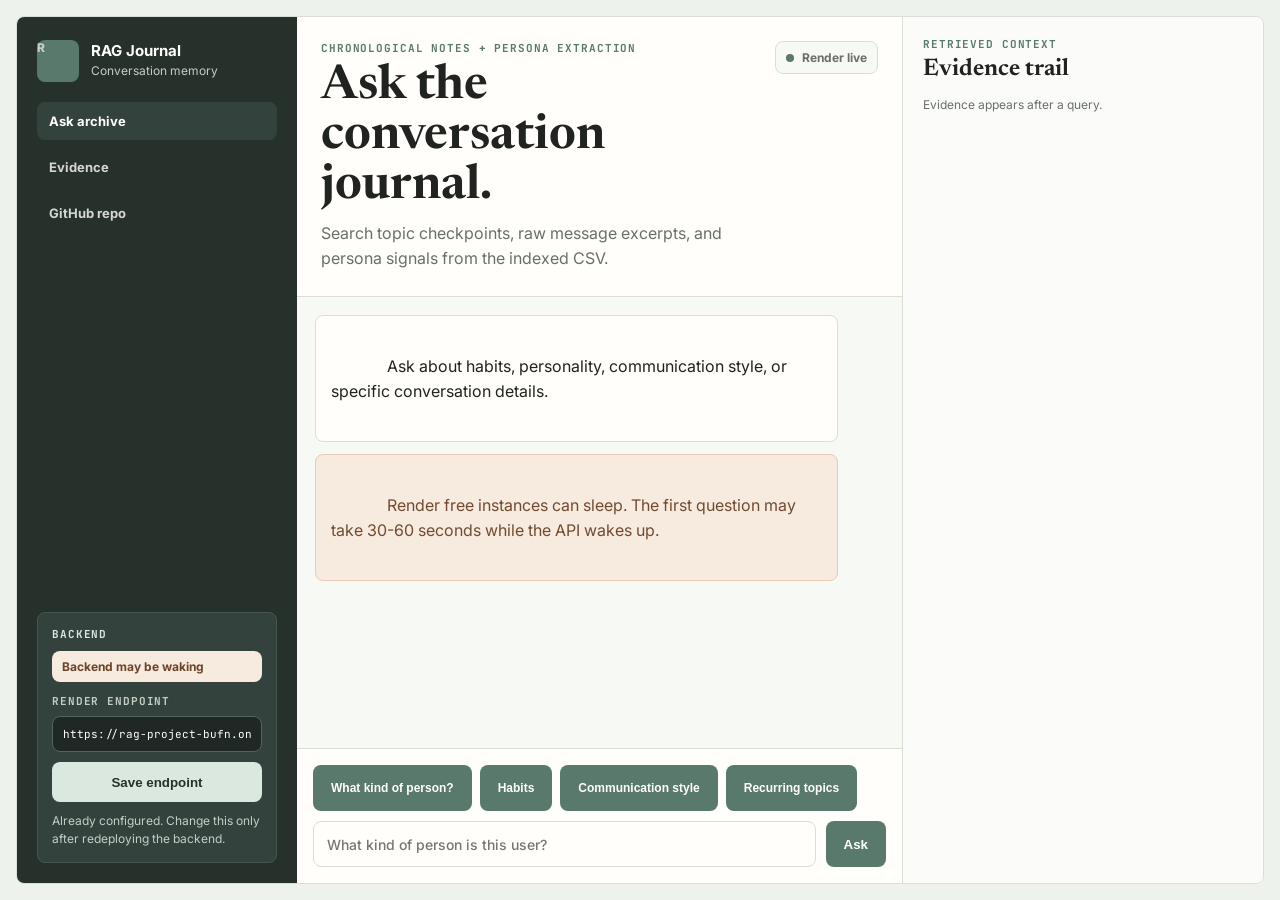
<file: docs/index.html>
<!doctype html>
<html lang="en">
  <head>
    <meta charset="utf-8">
    <meta name="viewport" content="width=device-width, initial-scale=1">
    <title>Conversation RAG Chatbot</title>
    <link rel="preconnect" href="https://fonts.googleapis.com">
    <link rel="preconnect" href="https://fonts.gstatic.com" crossorigin>
    <link href="https://fonts.googleapis.com/css2?family=Inter:wght@400;500;600;700&family=JetBrains+Mono:wght@400;600&family=Newsreader:opsz,wght@6..72,500;6..72,650&display=swap" rel="stylesheet">
    <link rel="stylesheet" href="styles.css">
  </head>
  <body>
    <main class="app-shell">
      <aside class="sidebar">
        <div class="brand">
          <span class="brand-mark">R</span>
          <div>
            <strong>RAG Journal</strong>
            <span>Conversation memory</span>
          </div>
        </div>

        <nav class="side-nav" aria-label="Project sections">
          <a class="side-nav-item active" href="#chat">Ask archive</a>
          <a class="side-nav-item" href="#evidence">Evidence</a>
          <a class="side-nav-item" href="https://github.com/Hootsworth/RAG_Project" target="_blank" rel="noreferrer">GitHub repo</a>
        </nav>

        <section class="endpoint-card">
          <div class="section-label">Backend</div>
          <div id="backend-status" class="backend-status checking">Checking backend...</div>
          <label for="api-url">Render endpoint</label>
          <input id="api-url" value="https://rag-project-bufn.onrender.com">
          <button id="save-api" type="button">Save endpoint</button>
          <p>Already configured. Change this only after redeploying the backend.</p>
        </section>
      </aside>

      <section class="main-panel">
        <header class="hero-bar">
          <div>
            <div class="section-label">Chronological notes + persona extraction</div>
            <h1>Ask the conversation journal.</h1>
            <p>Search topic checkpoints, raw message excerpts, and persona signals from the indexed CSV.</p>
          </div>
          <div class="api-pill">
            <span></span>
            Render live
          </div>
        </header>

        <section id="chat" class="chat">
          <div id="messages" class="messages">
            <article class="bubble bot">
              Ask about habits, personality, communication style, or specific conversation details.
            </article>
            <article class="bubble bot notice">
              Render free instances can sleep. The first question may take 30-60 seconds while the API wakes up.
            </article>
          </div>
          <form id="ask-form" class="ask-form">
            <div class="suggestions" aria-label="Suggested questions">
              <button type="button" data-question="What kind of person is this user?">What kind of person?</button>
              <button type="button" data-question="What are their habits?">Habits</button>
              <button type="button" data-question="How do they talk?">Communication style</button>
              <button type="button" data-question="Summarize recurring topics">Recurring topics</button>
            </div>
            <input id="question" autocomplete="off" placeholder="What kind of person is this user?" required>
            <button type="submit">Ask</button>
          </form>
        </section>
      </section>

      <aside class="evidence-panel" id="evidence">
        <div class="section-label">Retrieved context</div>
        <h2>Evidence trail</h2>
        <div id="evidence-list">Evidence appears after a query.</div>
      </aside>
    </main>

    <script src="script.js"></script>
  </body>
</html>
</file>
<file: docs/styles.css>
:root {
  --ink: #20231f;
  --muted: #687067;
  --line: #d9dfd5;
  --page: #eef2ec;
  --panel: #fffefa;
  --panel-alt: #f7f9f4;
  --charcoal: #26312c;
  --charcoal-2: #33423c;
  --teal: #58796b;
  --teal-soft: #e2ece5;
  --amber: #9b6845;
  --amber-soft: #f7eadf;
}

*,
*::before,
*::after {
  box-sizing: border-box;
}

html {
  scroll-behavior: smooth;
}

body {
  min-height: 100vh;
  margin: 0;
  padding: 16px;
  color: var(--ink);
  background: var(--page);
  font-family: "Inter", system-ui, sans-serif;
}

.app-shell {
  display: grid;
  grid-template-columns: 280px minmax(0, 1fr) 360px;
  width: min(1440px, 100%);
  min-height: calc(100vh - 32px);
  margin: 0 auto;
  border: 1px solid var(--line);
  border-radius: 8px;
  overflow: hidden;
  background: var(--panel);
}

.sidebar {
  display: grid;
  grid-template-rows: auto auto 1fr;
  gap: 20px;
  padding: 20px;
  color: white;
  background: var(--charcoal);
}

.brand {
  display: flex;
  align-items: center;
  gap: 12px;
}

.brand-mark {
  display: grid;
  width: 42px;
  height: 42px;
  place-items: center;
  border-radius: 8px;
  color: var(--charcoal);
  background: var(--teal);
  font-weight: 800;
}

.brand strong,
.brand span {
  display: block;
}

.brand strong {
  font-size: 15px;
}

.brand span {
  margin-top: 3px;
  color: #c5cec5;
  font-size: 12px;
}

.side-nav {
  display: grid;
  gap: 8px;
}

.side-nav-item {
  border-radius: 8px;
  padding: 11px 12px;
  color: #d6d8d0;
  font-size: 13px;
  font-weight: 700;
  text-decoration: none;
}

.side-nav-item:hover,
.side-nav-item.active {
  color: white;
  background: var(--charcoal-2);
}

.section-label,
.endpoint-card label {
  color: var(--teal);
  font-family: "JetBrains Mono", monospace;
  font-size: 11px;
  font-weight: 700;
  letter-spacing: 0.08em;
  text-transform: uppercase;
}

.endpoint-card {
  align-self: end;
  border: 1px solid #45564f;
  border-radius: 8px;
  padding: 14px;
  background: var(--charcoal-2);
}

.endpoint-card .section-label {
  color: #dbe8df;
}

.backend-status {
  margin-top: 10px;
  border-radius: 8px;
  padding: 8px 10px;
  font-size: 12px;
  font-weight: 700;
}

.backend-status.checking {
  color: #2d332e;
  background: #dbe8df;
}

.backend-status.ready {
  color: #21443a;
  background: #d8eee3;
}

.backend-status.waking {
  color: #6b4428;
  background: #f7eadf;
}

.endpoint-card label {
  display: block;
  margin-top: 12px;
  color: #c5cec5;
}

.endpoint-card input {
  width: 100%;
  margin: 8px 0 10px;
  border: 1px solid #52655d;
  border-radius: 8px;
  padding: 10px;
  color: white;
  background: #1f2824;
  font: 400 11px "JetBrains Mono", monospace;
}

.endpoint-card button {
  width: 100%;
  min-height: 40px;
  border: 0;
  border-radius: 8px;
  color: var(--charcoal);
  background: #dbe8df;
  font-weight: 800;
  cursor: pointer;
}

.endpoint-card p {
  margin: 10px 0 0;
  color: #c5cec5;
  font-size: 12px;
  line-height: 1.5;
}

.main-panel {
  display: grid;
  grid-template-rows: auto minmax(0, 1fr);
  min-width: 0;
  border-right: 1px solid var(--line);
}

.hero-bar {
  display: flex;
  align-items: flex-start;
  justify-content: space-between;
  gap: 20px;
  padding: 24px;
  border-bottom: 1px solid var(--line);
  background: var(--panel);
}

h1,
h2,
p {
  margin-top: 0;
}

h1 {
  margin: 8px 0 8px;
  font-family: "Newsreader", Georgia, serif;
  font-size: clamp(30px, 4vw, 48px);
  font-weight: 650;
  line-height: 1.04;
  letter-spacing: 0;
}

.hero-bar p {
  max-width: 660px;
  margin-bottom: 0;
  color: var(--muted);
  line-height: 1.6;
}

.api-pill {
  display: inline-flex;
  align-items: center;
  gap: 8px;
  flex: 0 0 auto;
  border: 1px solid var(--line);
  border-radius: 8px;
  padding: 8px 10px;
  color: var(--muted);
  background: var(--panel-alt);
  font-size: 12px;
  font-weight: 700;
}

.api-pill span {
  width: 8px;
  height: 8px;
  border-radius: 4px;
  background: var(--teal);
}

.chat {
  display: grid;
  grid-template-rows: minmax(0, 1fr) auto;
  min-height: 0;
}

.messages {
  display: flex;
  min-height: 0;
  flex-direction: column;
  gap: 12px;
  overflow-y: auto;
  padding: 18px;
  background: var(--panel-alt);
}

.bubble {
  max-width: min(780px, 92%);
  border: 1px solid var(--line);
  border-radius: 8px;
  padding: 13px 15px;
  color: var(--ink);
  background: var(--panel);
  line-height: 1.55;
  white-space: pre-wrap;
}

.bubble.bot {
  align-self: flex-start;
}

.bubble.notice {
  border-color: #e7cab5;
  color: #704b31;
  background: var(--amber-soft);
}

.bubble.user {
  align-self: flex-end;
  border-color: #bed2c6;
  color: #24463a;
  background: var(--teal-soft);
}

.ask-form {
  display: grid;
  grid-template-columns: minmax(0, 1fr) auto;
  gap: 10px;
  padding: 16px;
  border-top: 1px solid var(--line);
  background: var(--panel);
}

.suggestions {
  grid-column: 1 / -1;
  display: flex;
  flex-wrap: wrap;
  gap: 8px;
}

.suggestions button {
  min-height: 32px;
  border: 1px solid var(--line);
  border-radius: 8px;
  padding: 0 10px;
  color: var(--muted);
  background: var(--panel);
  font-size: 12px;
  font-weight: 600;
  cursor: pointer;
}

.suggestions button:hover {
  color: var(--ink);
  background: var(--teal-soft);
}

#question {
  width: 100%;
  min-width: 0;
  min-height: 46px;
  border: 1px solid var(--line);
  border-radius: 8px;
  padding: 0 13px;
  color: var(--ink);
  background: var(--panel);
  font: 500 14px "Inter", system-ui, sans-serif;
}

.ask-form button {
  min-height: 46px;
  border: 0;
  border-radius: 8px;
  padding: 0 18px;
  color: white;
  background: var(--teal);
  font-weight: 800;
  cursor: pointer;
}

.ask-form button:hover {
  background: #456459;
}

.evidence-panel {
  min-width: 0;
  padding: 20px;
  overflow-y: auto;
  background: #fbfcfa;
}

.evidence-panel h2 {
  margin: 6px 0 16px;
  font-family: "Newsreader", Georgia, serif;
  font-size: 24px;
  font-weight: 650;
  letter-spacing: 0;
}

#evidence-list {
  display: grid;
  gap: 10px;
  color: var(--muted);
  font-size: 12px;
}

.evidence-item {
  min-width: 0;
  border: 1px solid var(--line);
  border-radius: 8px;
  padding: 12px;
  overflow-wrap: anywhere;
  background: var(--panel);
  line-height: 1.55;
}

.evidence-item strong {
  display: block;
  margin-bottom: 6px;
  color: var(--ink);
  font-family: "JetBrains Mono", monospace;
  font-size: 10px;
  text-transform: uppercase;
}

@media (max-width: 1080px) {
  .app-shell {
    grid-template-columns: 240px minmax(0, 1fr);
  }

  .evidence-panel {
    grid-column: 1 / -1;
    border-top: 1px solid var(--line);
  }
}

@media (max-width: 760px) {
  body {
    padding: 8px;
  }

  .app-shell {
    grid-template-columns: 1fr;
  }

  .sidebar {
    display: block;
  }

  .side-nav {
    margin: 18px 0;
  }

  .endpoint-card {
    margin-top: 16px;
  }

  .main-panel {
    border-right: 0;
  }

  .hero-bar {
    display: block;
    padding: 20px;
  }

  .api-pill {
    margin-top: 14px;
  }
}

@media (max-width: 560px) {
  .ask-form {
    grid-template-columns: 1fr;
  }

.bubble {
  position: relative;
    max-width: 100%;
  }
}

.answer-meta {
  margin-top: 10px;
  color: var(--muted);
  font: 400 11px "JetBrains Mono", monospace;
}

.copy-answer {
  margin-top: 10px;
  min-height: 30px;
  border: 1px solid var(--line);
  border-radius: 8px;
  padding: 0 10px;
  color: var(--muted);
  background: var(--panel-alt);
  font-size: 12px;
  font-weight: 700;
  cursor: pointer;
}

.copy-answer:hover {
  color: var(--ink);
  background: var(--teal-soft);
}
</file>
